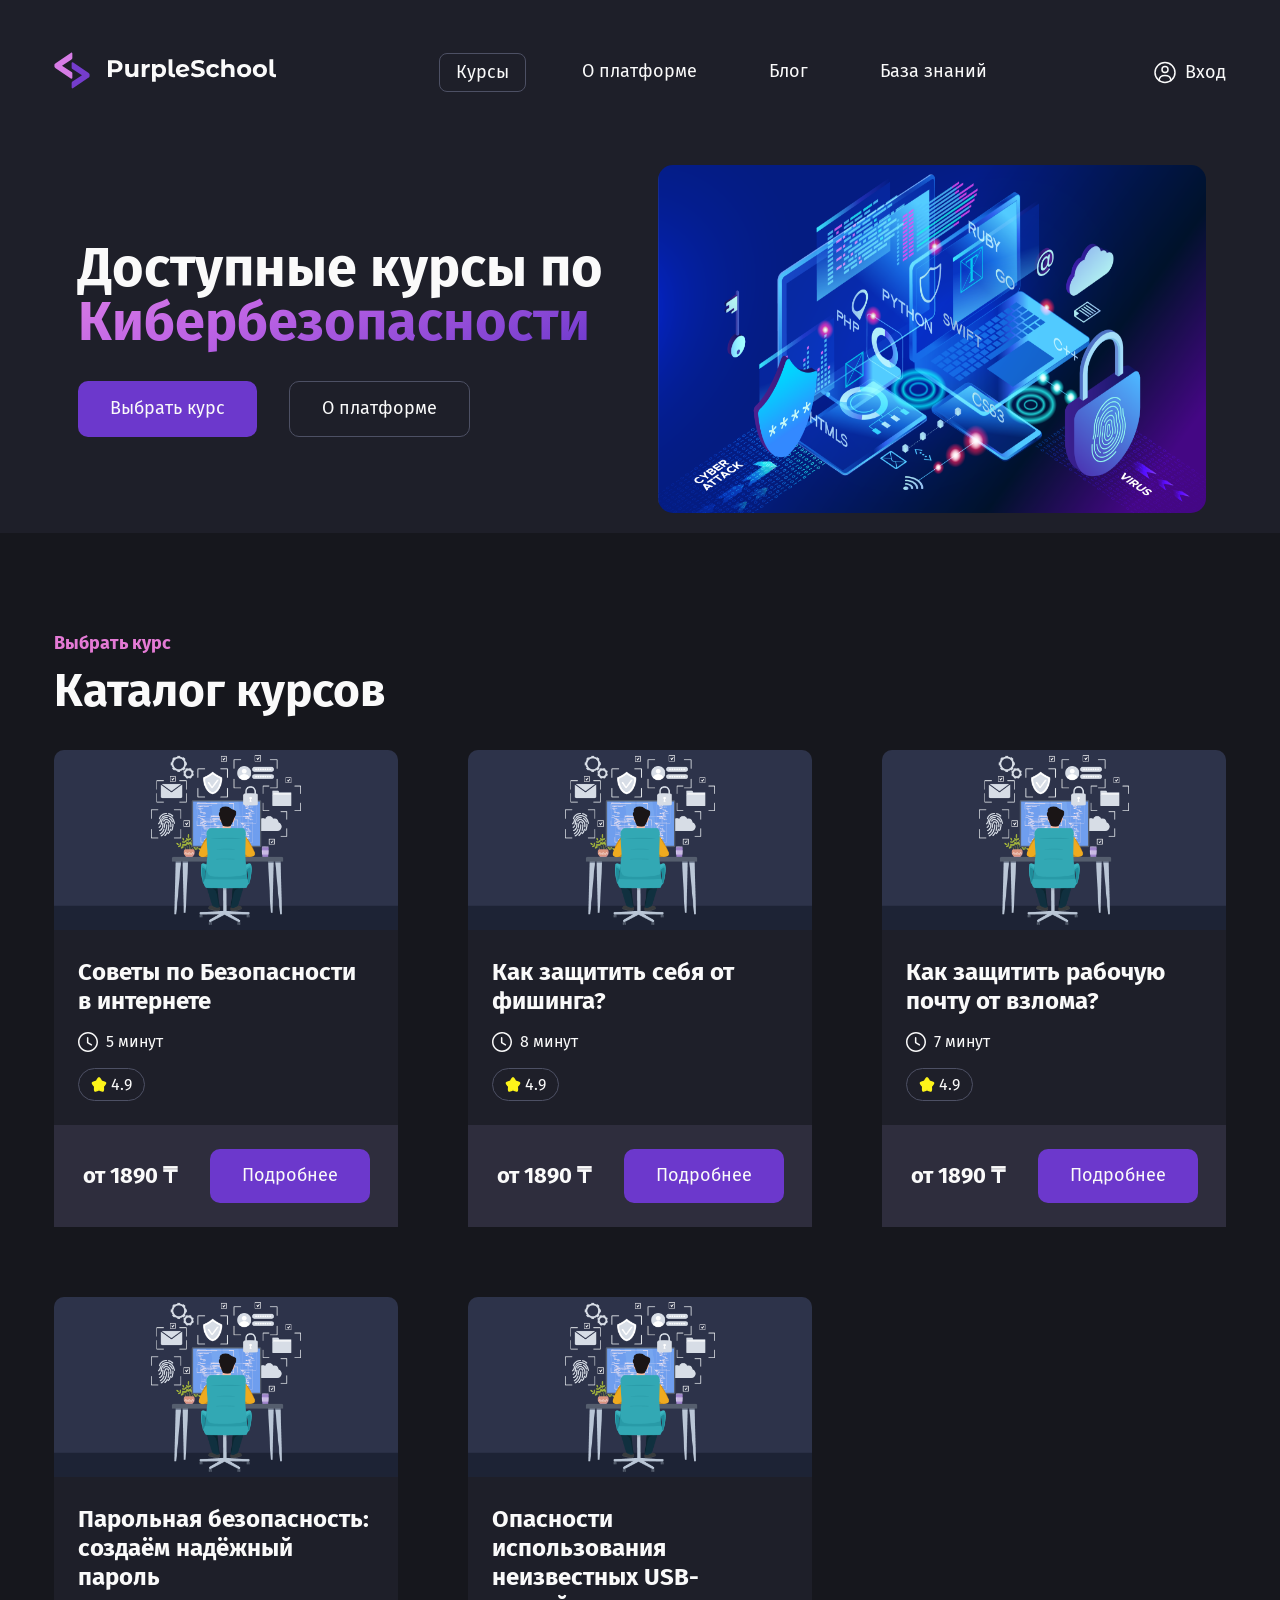
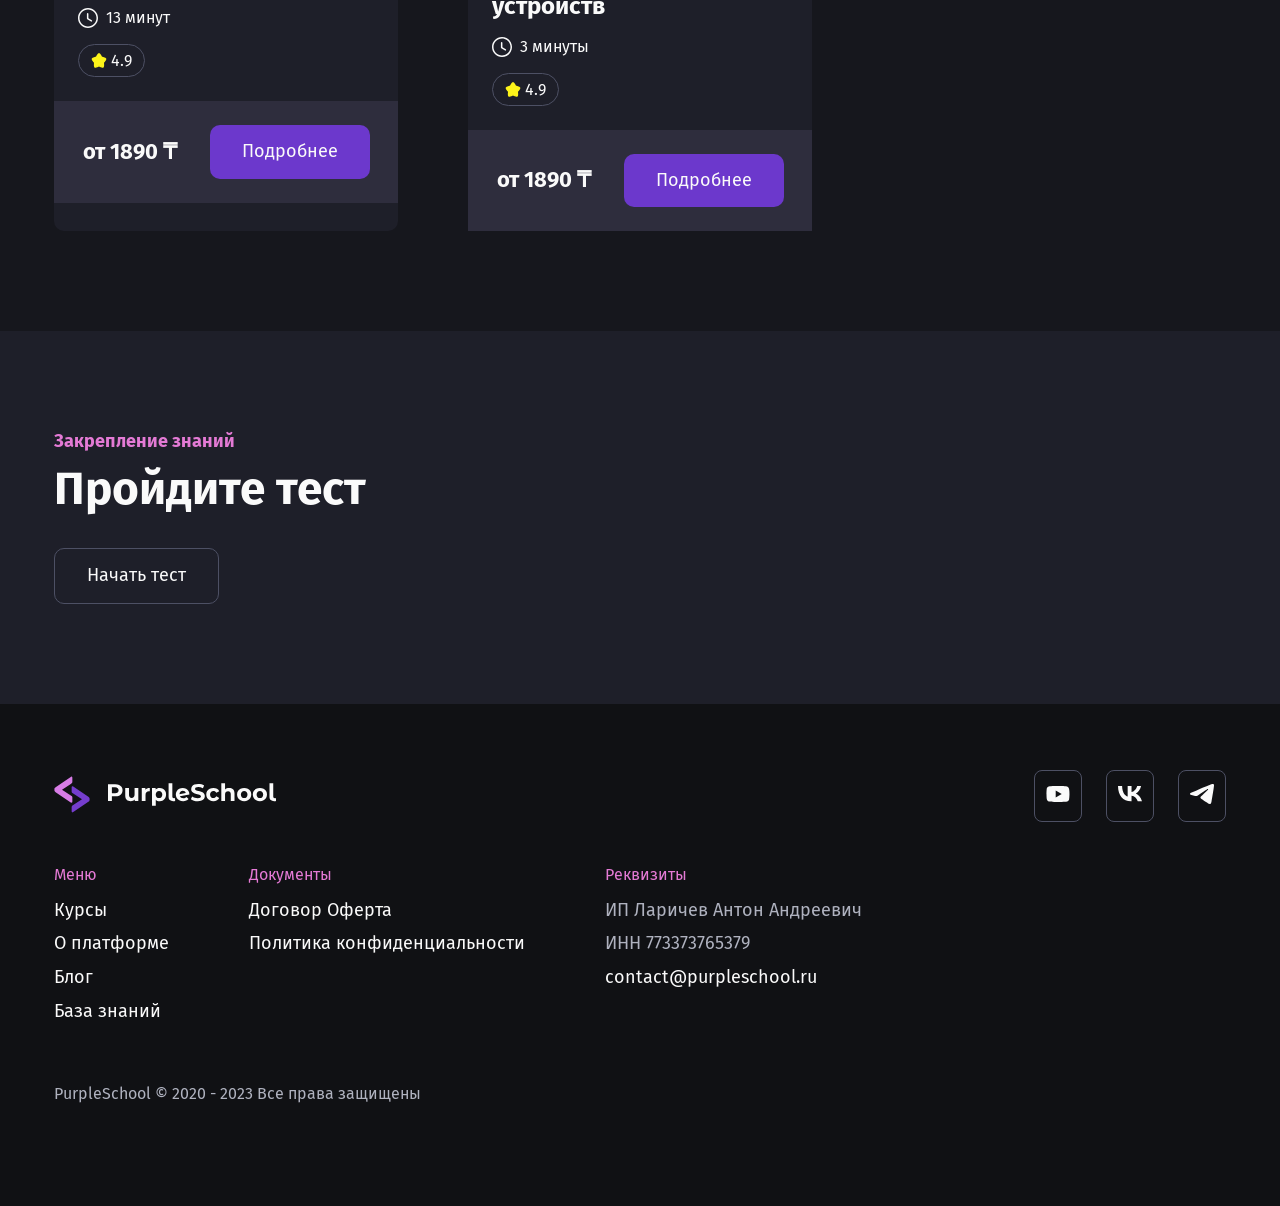
<file: index.html>
<!DOCTYPE html>
<html lang="en">
    <head>
        <meta charset="UTF-8">
        <meta name="viewport" content="width=device-width, initial-scale=1.0">
        <title>Cyber Mind</title>
        <link rel="preconnect" href="https://fonts.googleapis.com">
        <link rel="preconnect" href="https://fonts.gstatic.com" crossorigin>
        <link
            href="https://fonts.googleapis.com/css2?family=Fira+Sans:wght@400;700&display=swap"
            rel="stylesheet">
        <link rel="stylesheet" href="styles/footer.css">
        <link rel="stylesheet" href="styles/global.css">
        <link rel="stylesheet" href="styles/header.css">
        <link rel="stylesheet" href="styles/page.css">
        <link rel="stylesheet" href="styles/components.css">
    </head>
    <body>
        <header class="header">
            <div class="header__wrapper">
                <a href="#"><img class="header__logo" src="images/Frame 5.svg"
                        alt="logoPurpleSchool"></a>
                <nav class="menu">
                    <ul class="menu__items">
                        <li class="menu__item menu__item_active"><a
                                href="#">Курсы</a></li>
                        <li class="menu__item"><a href="#">О платформе</a></li>
                        <li class="menu__item"><a href="#">Блог</a></li>
                        <li class="menu__item"><a href="#">База знаний</a></li>
                    </ul>
                </nav>

                <a class="header__login">
                    <img src="images/user.svg" alt="user icon">
                    <div>Вход</div>
                </a>

                <button class="header__mobile-menu-button">
                    <img src="images/menu.svg" alt="Mobile menu">
                </button>
            </div>
        </header>

        <section class="intro section-light">
            <div class="container intro__container">
                <div class="intro__container__left">
                    <h1 class="intro__container__h1">Доступные курсы по <br>
                        <span
                            class="intro__container__h1_gradient">Кибербезопасности

                        </span> </h1>
                    <div class="intro__container__cta"> <!-- call to action -->
                        <button class="button button__primary">Выбрать
                            курс</button>
                        <button class="button button__ghost">О платформе</button>
                    </div>
                </div>
                <img class="intro__container__right" src="images/web.webp"
                    alt="video with author">
            </div>
        </section>

        <section class="courses">
            <div class="container">
                <h1 class="title title_pink">Выбрать курс</h1>
                <h2 class="title title_white">Каталог курсов</h2>


                <div class="courses_wrapper">
                    <div class="course-card">
                        <div class="course-card__cover">
                            <img src="images/cybersecurity.png" alt>
                        </div>
                        <div class="course-card__body">
                            <div>
                                <div class="course-card__title">
                                    Советы по Безопасности в интернете
                                </div>
                                <!-- <div class="course-card__author">
                                    Антон Ларичев
                                </div> -->
                            </div>

                            <div class="course-card__time">
                                <img src="images/Time Circle.svg"
                                    alt="time circle icon">
                                <div class="time__text">5 минут</div>
                            </div>
                            <div class="course-card__review">
                                <div
                                    class="course-card__rating course-card__rating_mark">
                                    <img src="images/Star.svg" alt="star icon">
                                    <div>4.9</div>
                                </div>
                                <!-- <div
                                    class="course-card__rating ">Основы
                                </div> -->
                            </div>
                        </div>
                        <div class="course-card__footer">
                            <div class="course-card__footer_text">от 1890
                                ₸</div>
                            <button data-more="1"
                                class="button button__primary detailes">Подробнее</button>
                        </div>
                    </div>
                    <div class="course-card">
                        <div class="course-card__cover">
                            <img src="images/cybersecurity.png" alt>
                        </div>
                        <div class="course-card__body">
                            <div>
                                <div class="course-card__title">
                                    Как защитить себя от фишинга?
                                </div>
                                <!-- <div class="course-card__author">
                                    Антон Ларичев
                                </div> -->
                            </div>

                            <div class="course-card__time">
                                <img src="images/Time Circle.svg"
                                    alt="time circle icon">
                                <div class="time__text">8 минут</div>
                            </div>
                            <div class="course-card__review">
                                <div
                                    class="course-card__rating course-card__rating_mark">
                                    <img src="images/Star.svg" alt="star icon">
                                    <div>4.9</div>
                                </div>
                                <!-- <div
                                    class="course-card__rating ">Фишинг</div> -->
                            </div>
                        </div>
                        <div class="course-card__footer">
                            <div class="course-card__footer_text">от 1890
                                ₸</div>
                            <button data-more="2"
                                class="button button__primary detailes">Подробнее

                            </button>
                        </div>
                    </div>
                    <div class="course-card">
                        <div class="course-card__cover">
                            <img src="images/cybersecurity.png" alt>
                        </div>
                        <div class="course-card__body">
                            <div>
                                <div class="course-card__title">
                                    Как защитить рабочую почту от взлома?
                                </div>
                                <!-- <div class="course-card__author">
                                    Антон Ларичев
                                </div> -->
                            </div>

                            <div class="course-card__time">
                                <img src="images/Time Circle.svg"
                                    alt="time circle icon">
                                <div class="time__text">7 минут</div>
                            </div>
                            <div class="course-card__review">
                                <div
                                    class="course-card__rating course-card__rating_mark">
                                    <img src="images/Star.svg" alt="star icon">
                                    <div>4.9</div>
                                </div>
                                <!-- <div
                                    class="course-card__rating ">Почта</div> -->
                            </div>
                        </div>
                        <div class="course-card__footer">
                            <div class="course-card__footer_text">от 1890
                                ₸</div>
                            <button data-more="3"
                                class="button button__primary detailes">Подробнее</button>
                        </div>
                    </div>
                    <div class="course-card">
                        <div class="course-card__cover">
                            <img src="/images/cybersecurity.png" alt="cover">
                        </div>
                        <div class="course-card__body">
                            <div>
                                <div class="course-card__title">
                                    Парольная безопасность: создаём надёжный
                                    пароль
                                </div>
                                <!-- <div class="course-card__author">
                                    Антон Ларичев
                                </div> -->
                            </div>

                            <div class="course-card__time">
                                <img src="images/Time Circle.svg"
                                    alt="time circle icon">
                                <div class="time__text">13 минут</div>
                            </div>
                            <div class="course-card__review">
                                <div
                                    class="course-card__rating course-card__rating_mark">
                                    <img src="images/Star.svg" alt="star icon">
                                    <div>4.9</div>
                                </div>
                                <!-- <div
                                    class="course-card__rating ">Пароль</div> -->
                            </div>
                        </div>
                        <div class="course-card__footer">
                            <div class="course-card__footer_text">от 1890
                                ₸</div>
                            <button data-more="4"
                                class="button button__primary detailes">Подробнее</button>
                        </div>
                    </div>
                    <div class="course-card">
                        <div class="course-card__cover">
                            <img src="images/cybersecurity.png" alt="cover">
                        </div>
                        <div class="course-card__body">
                            <div>
                                <div class="course-card__title">
                                    Опасности использования неизвестных
                                    USB-устройств
                                </div>
                                <!-- <div class="course-card__author">
                                    Антон Ларичев
                                </div> -->
                            </div>

                            <div class="course-card__time">
                                <img src="images/Time Circle.svg"
                                    alt="time circle icon">
                                <div class="time__text">3 минуты</div>
                            </div>
                            <div class="course-card__review">
                                <div
                                    class="course-card__rating course-card__rating_mark">
                                    <img src="images/Star.svg" alt="star icon">
                                    <div>4.9</div>
                                </div>
                                <!-- <div
                                    class="course-card__rating ">Frontend</div> -->
                            </div>
                        </div>
                        <div class="course-card__footer">
                            <div class="course-card__footer_text">от 1890
                                ₸</div>
                            <button data-more="5"
                                class="button button__primary detailes">Подробнее</button>
                        </div>
                    </div>
                </div>
            </div>

        </section>

        <!-- <section class="school section-light">
            <div class="container">
                <div class="trust-wrapper">
                    <div class="trust-wrapper__top">
                        <h1 class="title_pink">о платформе</h1>
                        <h2 class="title_white">Нам доверяют</h2>
                        <p class="paragraph paragraph_48"></p>
                    </div> -->

                    <!-- <div class="card card_light card_48x24 trust-wrapper__stat">
                        <div class="trust-wrapper__num">15 000</div>
                        <div class="trust-wrapper__desc">компании по всему
                            миру</div>
                    </div>
                    <div class="card card_light card_48x24 trust-wrapper__stat">
                        <div class="trust-wrapper__num">30 дней</div>
                        <div class="trust-wrapper__desc">гарантия возврата
                            денег</div>
                    </div>
                    <div class="card card_light card_48x24 trust-wrapper__stat">
                        <div class="trust-wrapper__num">90 %</div>
                        <div class="trust-wrapper__desc">компании рекомендуют
                            курсы</div>
                    </div> -->

                    <!-- <div class="trust-wrapper__bottom">
                        <h3 class="title_white title_white_h3">
                            Рейтинги на независимых платформах
                        </h3>
                    </div>

                    <div
                        class="card card_light card_24x32 trust-wrapper__rating">
                        <div class="trust-wrapper_rate">4.8</div>
                        <img src="images/coursestop.svg" alt>
                    </div>
                    <div
                        class="card card_light card_24x32 trust-wrapper__rating">
                        <div class="trust-wrapper_rate">4.8</div>
                        <img src="images/stepik.svg" alt>
                    </div>
                    <div
                        class="card card_light card_24x32 trust-wrapper__rating">
                        <div class="trust-wrapper_rate">4.8</div>
                        <img src="images/udemy.svg" alt>
                    </div> -->
                </div>
            </div>
        </section>

        <section class="blog section-light">
            <div class="container">
                <h1 class="title title_pink">Закрепление знаний</h1>
                <h2 class="title title_white">Пройдите тест</h2>
                <button data-test class="button button__ghost">Начать
                    тест</button>
            </div>
        </section>

        <footer class="footer">
            <div class="footer__wrapper">
                <div class="footer__social">
                    <a href="#"><img src="images/Frame 5.svg" alt="лого"></a>
                    <div class="social_icons">
                        <a class="social_icon" href="#">
                            <img class="social_img" src="images/youtube.svg"
                                alt="youtube logo">
                        </a>
                        <a class="social_icon" href="#">
                            <img class="social_img" src="images/vk.svg"
                                alt="vk logo">
                        </a>
                        <a class="social_icon" href="#">
                            <img class="social_img" src="images/telegram.svg"
                                alt="tg logo">
                        </a>
                    </div>
                </div>

                <div class="footer__menu">
                    <nav>
                        <div class="footer__menu-header">Меню</div>
                        <ul class="menu-small">
                            <li class="menu-small__item"><a
                                    href="#">Курсы</a></li>
                            <li class="menu-small__item"><a href="#">О
                                    платформе</a></li>
                            <li class="menu-small__item"><a
                                    href="#">Блог</a></li>
                            <li class="menu-small__item"><a href="#">База
                                    знаний</a></li>
                        </ul>
                    </nav>

                    <div>
                        <div class="footer__menu-header">Документы</div>
                        <ul class="menu-small">
                            <li class="menu-small__item"><a href="#">Договор
                                    Оферта</a></li>
                            <li class="menu-small__item"><a href="#">Политика
                                    конфиденциальности</a></li>
                        </ul>
                    </div>

                    <div>
                        <div class="footer__menu-header">Реквизиты</div>
                        <ul class="menu-small">
                            <li class="menu-small__item">ИП Ларичев
                                Антон Андреевич</li>
                            <li class="menu-small__item">ИНН
                                773373765379</li>
                            <li class="menu-small__item"><a
                                    href="#">contact@purpleschool.ru</a></li>
                        </ul>
                    </div>
                </div>

                <div class="footer__copyright">
                    PurpleSchool © 2020 - 2023 Все права защищены
                </div>
            </div>
        </footer>

        <script src="index.js"></script>
    </body>
</html>
</file>
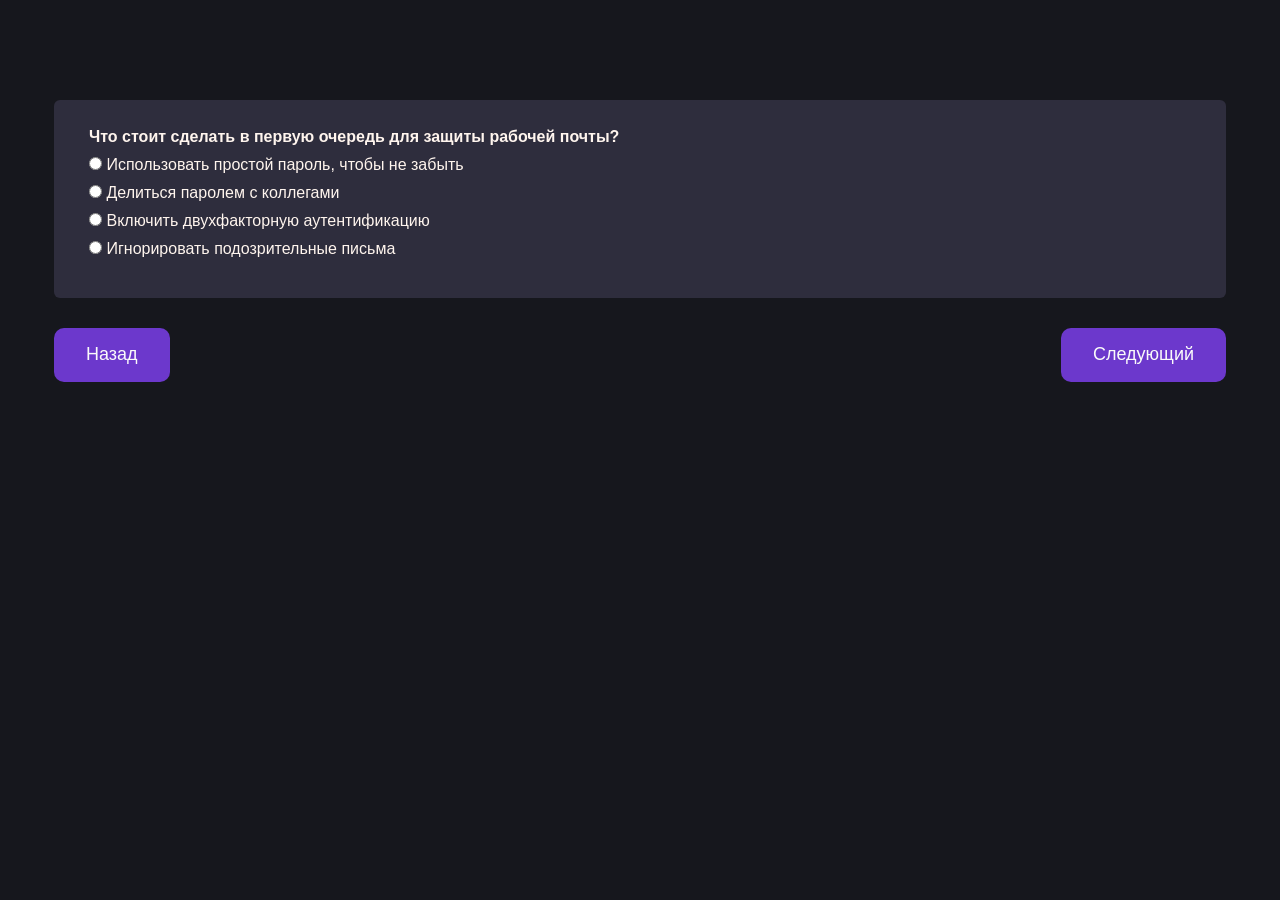
<file: test.html>
<!DOCTYPE html>
<html lang="en">
    <head>
        <meta charset="UTF-8">
        <meta name="viewport" content="width=device-width, initial-scale=1.0">
        <title>Document</title>
        <link rel="stylesheet" href="styles/page.css">
        <link rel="stylesheet" href="styles/global.css">
        <link rel="stylesheet" href="styles/components.css">
    </head>
    <body>
        <section class="test">
            <div class="container container_test">
                
            </div>

            <div class="container test__btns">
                <button class="button button__primary prev_test">Назад</button>
                <button class="button button__primary next_test">Следующий</button>
            </div>

        </section>
        <script src="index.js"></script>
    </body>
</html>
</file>
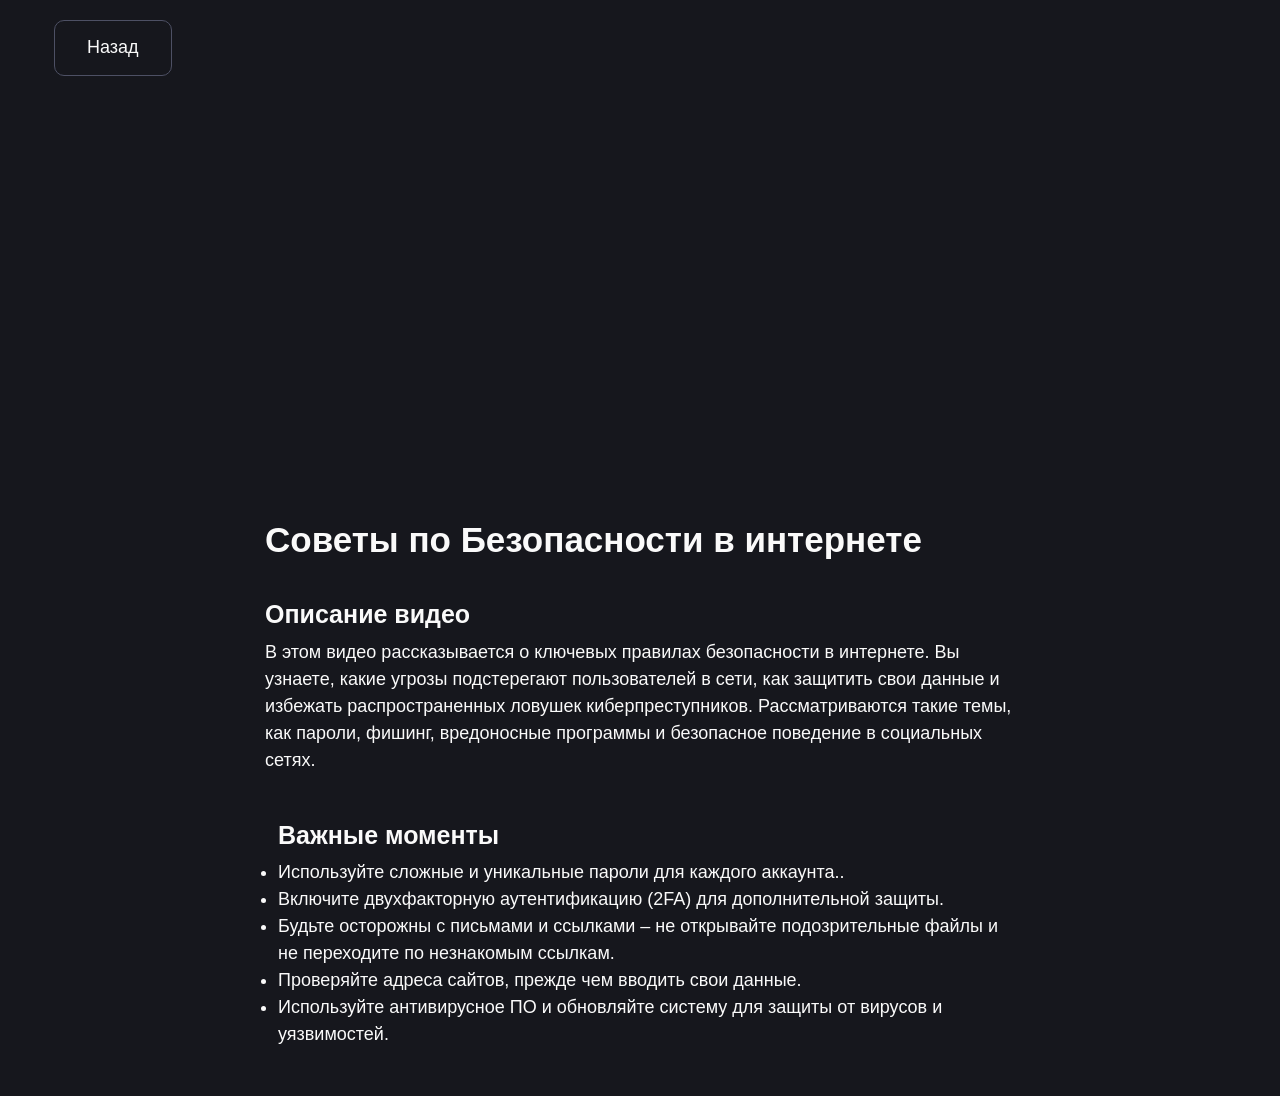
<file: video.html>
<!DOCTYPE html>
<html lang="en">
    <head>
        <meta charset="UTF-8">
        <meta name="viewport" content="width=device-width, initial-scale=1.0">
        <title>Document</title>
        <link rel="stylesheet" href="styles/page.css">
        <link rel="stylesheet" href="styles/global.css">
        <link rel="stylesheet" href="styles/components.css">
    </head>
    <body>
        <div class="blog">
            <div class="container">
                <button data-back
                    class="button button__ghost back">Назад</button>
                <div class="video-desc-wrapper">
                    <iframe width="560" height="315"
                        src="https://www.youtube.com/embed/wqu-9qGRIHU?si=KxSsWymyE2XJOwwp"
                        title="YouTube video player" frameborder="0"
                        allow="accelerometer; autoplay; clipboard-write; encrypted-media; gyroscope; picture-in-picture; web-share"
                        referrerpolicy="strict-origin-when-cross-origin"
                        allowfullscreen></iframe>
                    <div class="desc">
                        <h1 class="title title_white_h3">Советы по Безопасности
                            в интернете</h1>
                        <h2 class="title title_white_h3">Описание видео</h2>
                        <p class="paragraph paragraph_48"> В этом видео
                            рассказывается о ключевых правилах безопасности в
                            интернете. Вы узнаете, какие угрозы подстерегают
                            пользователей в сети, как защитить свои данные и
                            избежать распространенных ловушек киберпреступников.
                            Рассматриваются такие темы, как пароли, фишинг,
                            вредоносные программы и безопасное поведение в
                            социальных сетях. </p>

                        <ul class="paragraph paragraph_48">
                            <h2 class="title title_white_h3">Важные моменты</h2>
                            <li>Используйте сложные и уникальные пароли для
                                каждого аккаунта..</li>
                            <li>Включите двухфакторную аутентификацию (2FA) для
                                дополнительной защиты.</li>
                            <li>Будьте осторожны с письмами и ссылками – не
                                открывайте подозрительные файлы и не переходите
                                по незнакомым ссылкам.</li>
                            <li>Проверяйте адреса сайтов, прежде чем вводить
                                свои данные.</li>
                            <li>Используйте антивирусное ПО и обновляйте систему
                                для защиты от вирусов и уязвимостей.</li>
                        </ul>
                    </div>
                </div>
            </div>
        </div>
        <script src="index.js"></script>
    </body>
</html>
</file>
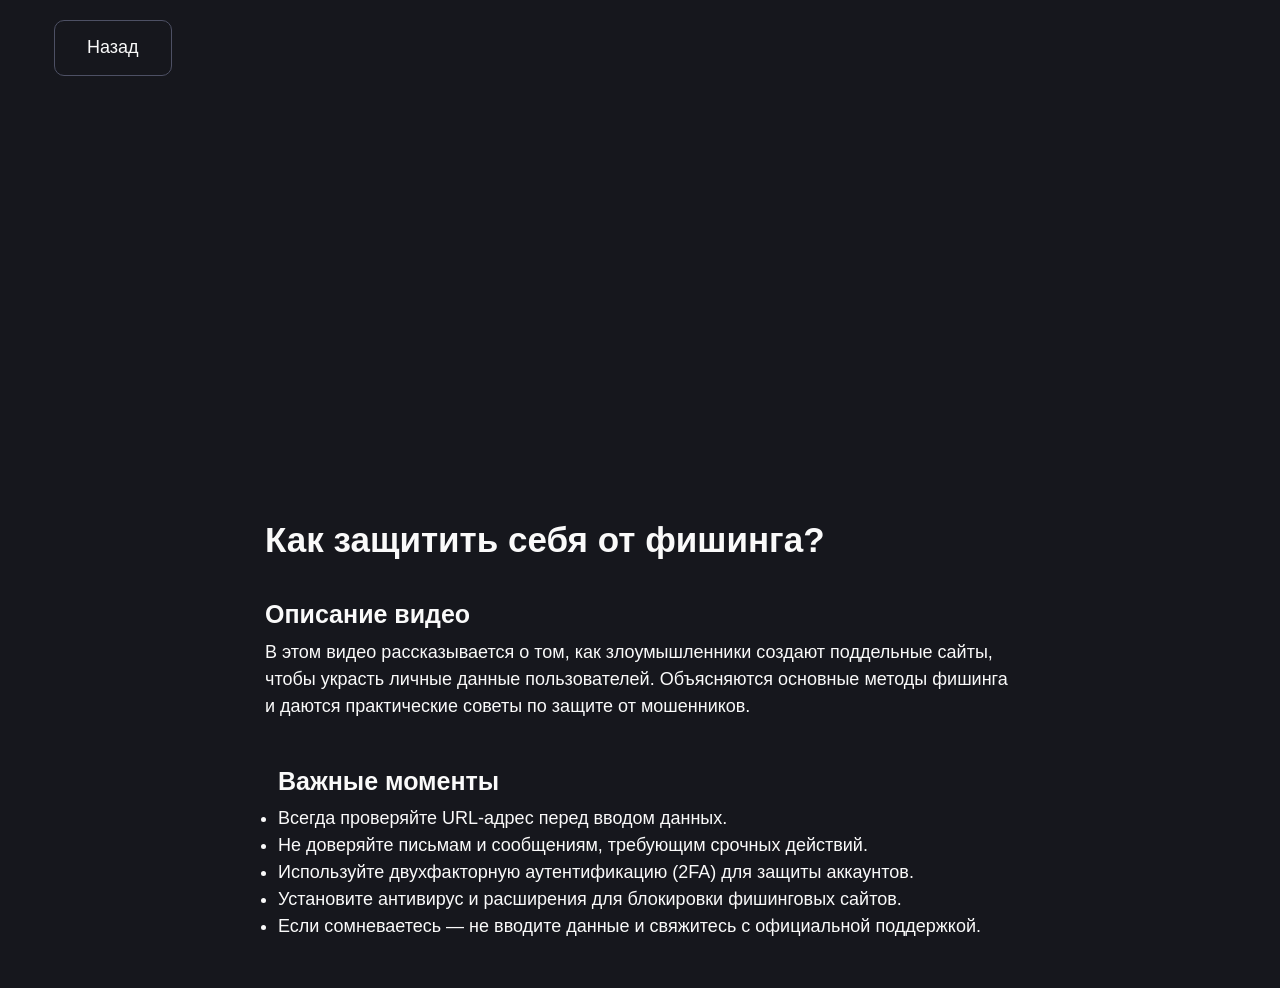
<file: video2.html>
<!DOCTYPE html>
<html lang="en">
    <head>
        <meta charset="UTF-8">
        <meta name="viewport" content="width=device-width, initial-scale=1.0">
        <title>Document</title>
        <link rel="stylesheet" href="styles/page.css">
        <link rel="stylesheet" href="styles/global.css">
        <link rel="stylesheet" href="styles/components.css">
    </head>
    <body>
        <div class="blog">
            <div class="container">
                <button data-back
                    class="button button__ghost back">Назад</button>
                <div class="video-desc-wrapper">
                    <iframe width="750" height="400"
                        src="https://www.youtube.com/embed/iEkoE1EpQ-c?si=J1ATOT1uAsJCttBd"
                        title="YouTube video player" frameborder="0"
                        allow="accelerometer; autoplay; clipboard-write; encrypted-media; gyroscope; picture-in-picture; web-share"
                        referrerpolicy="strict-origin-when-cross-origin"
                        allowfullscreen></iframe>
                    <div class="desc">
                        <h1 class="title title_white_h3">Как защитить себя от
                            фишинга?</h1>
                        <h2 class="title title_white_h3">Описание видео</h2>
                        <p class="paragraph paragraph_48"> В этом видео
                            рассказывается о том, как злоумышленники
                            создают поддельные сайты, чтобы украсть личные
                            данные пользователей. Объясняются основные методы
                            фишинга и даются практические советы по защите от
                            мошенников.</p>

                        <ul class="paragraph paragraph_48">
                            <h2 class="title title_white_h3">Важные моменты</h2>
                            <li>Всегда проверяйте URL-адрес перед вводом
                                данных.</li>
                            <li>Не доверяйте письмам и сообщениям, требующим
                                срочных действий.</li>
                            <li>Используйте двухфакторную аутентификацию (2FA)
                                для защиты аккаунтов.</li>
                            <li>Установите антивирус и расширения для блокировки
                                фишинговых сайтов.</li>
                            <li>Если сомневаетесь — не вводите данные и
                                свяжитесь с официальной поддержкой.</li>
                        </ul>
                    </div>
                </div>
            </div>
        </div>
        <script src="index.js"></script>
    </body>
</html>
</file>
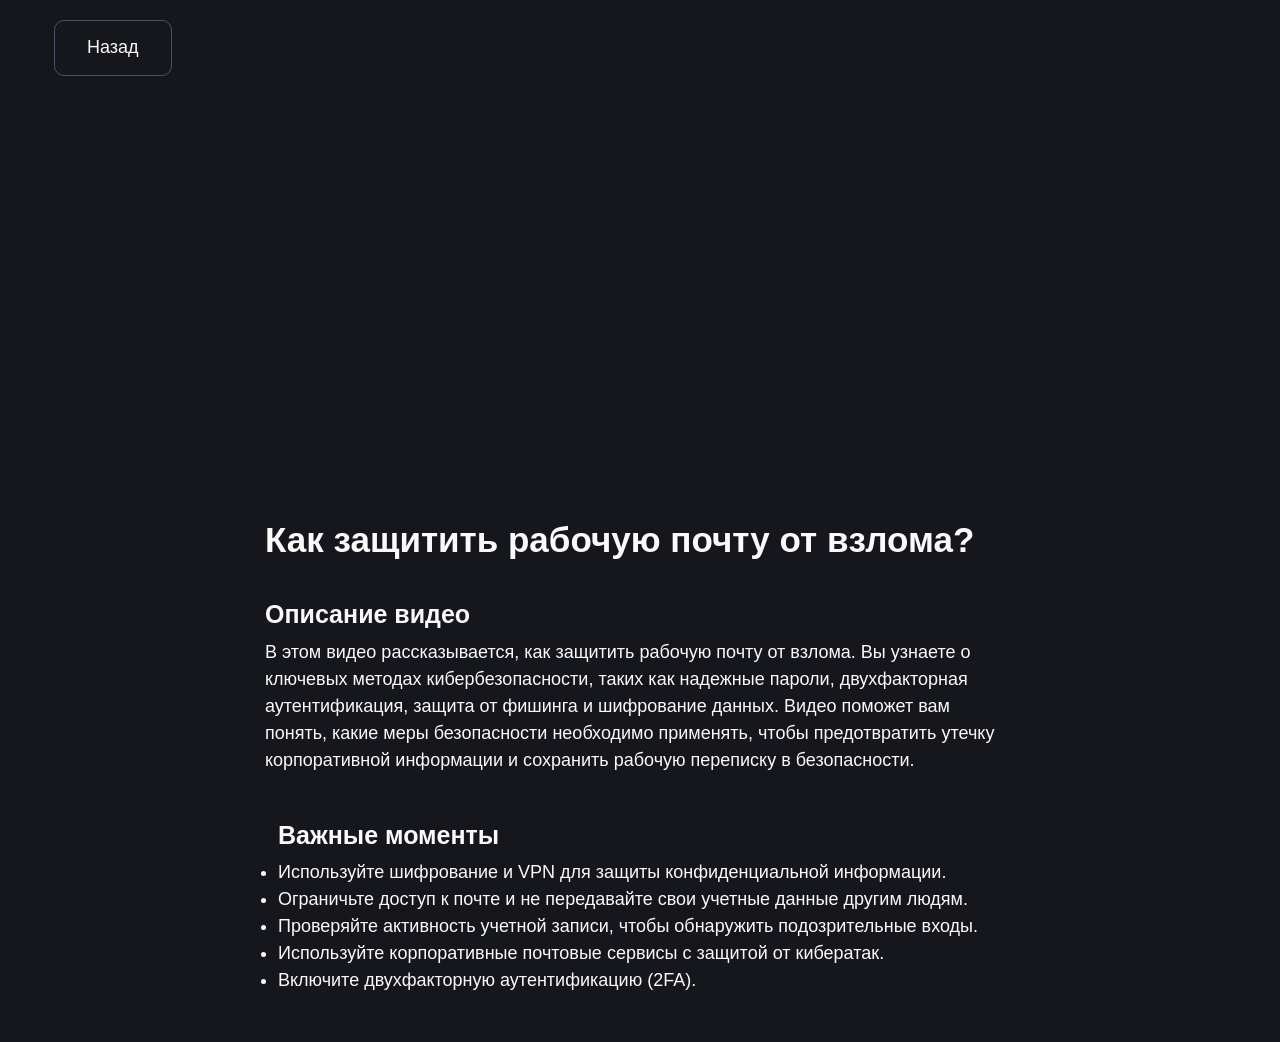
<file: video3.html>
<!DOCTYPE html>
<html lang="en">
    <head>
        <meta charset="UTF-8">
        <meta name="viewport" content="width=device-width, initial-scale=1.0">
        <title>Document</title>
        <link rel="stylesheet" href="styles/page.css">
        <link rel="stylesheet" href="styles/global.css">
        <link rel="stylesheet" href="styles/components.css">
    </head>
    <body>
        <div class="blog">
            <div class="container">
                <button data-back
                    class="button button__ghost back">Назад</button>
                <div class="video-desc-wrapper">
                    <iframe width="560" height="315"
                        src="https://www.youtube.com/embed/dSMub0Pvmo8?si=OeQUQ3NykP6WCFPi"
                        title="YouTube video player" frameborder="0"
                        allow="accelerometer; autoplay; clipboard-write; encrypted-media; gyroscope; picture-in-picture; web-share"
                        referrerpolicy="strict-origin-when-cross-origin"
                        allowfullscreen></iframe>
                    <div class="desc">
                        <h1 class="title title_white_h3">Как защитить рабочую
                            почту от взлома?</h1>
                        <h2 class="title title_white_h3">Описание видео</h2>
                        <p class="paragraph paragraph_48"> В этом видео
                            рассказывается, как защитить рабочую почту от
                            взлома. Вы узнаете о ключевых методах
                            кибербезопасности, таких как надежные пароли,
                            двухфакторная аутентификация, защита от фишинга и
                            шифрование данных. Видео поможет вам понять, какие
                            меры безопасности необходимо применять, чтобы
                            предотвратить утечку корпоративной информации и
                            сохранить рабочую переписку в безопасности.</p>

                        <ul class="paragraph paragraph_48">
                            <h2 class="title title_white_h3">Важные моменты</h2>
                            <li>Используйте шифрование и VPN для защиты
                                конфиденциальной информации.</li>
                            <li>Ограничьте доступ к почте и не передавайте свои
                                учетные данные другим людям.</li>
                            <li>Проверяйте активность учетной записи, чтобы
                                обнаружить подозрительные входы.</li>
                            <li>Используйте корпоративные почтовые сервисы с
                                защитой от кибератак.</li>
                            <li>Включите двухфакторную аутентификацию
                                (2FA).</li>
                        </ul>
                    </div>
                </div>
            </div>
        </div>
        <script src="index.js"></script>
    </body>
</html>
</file>
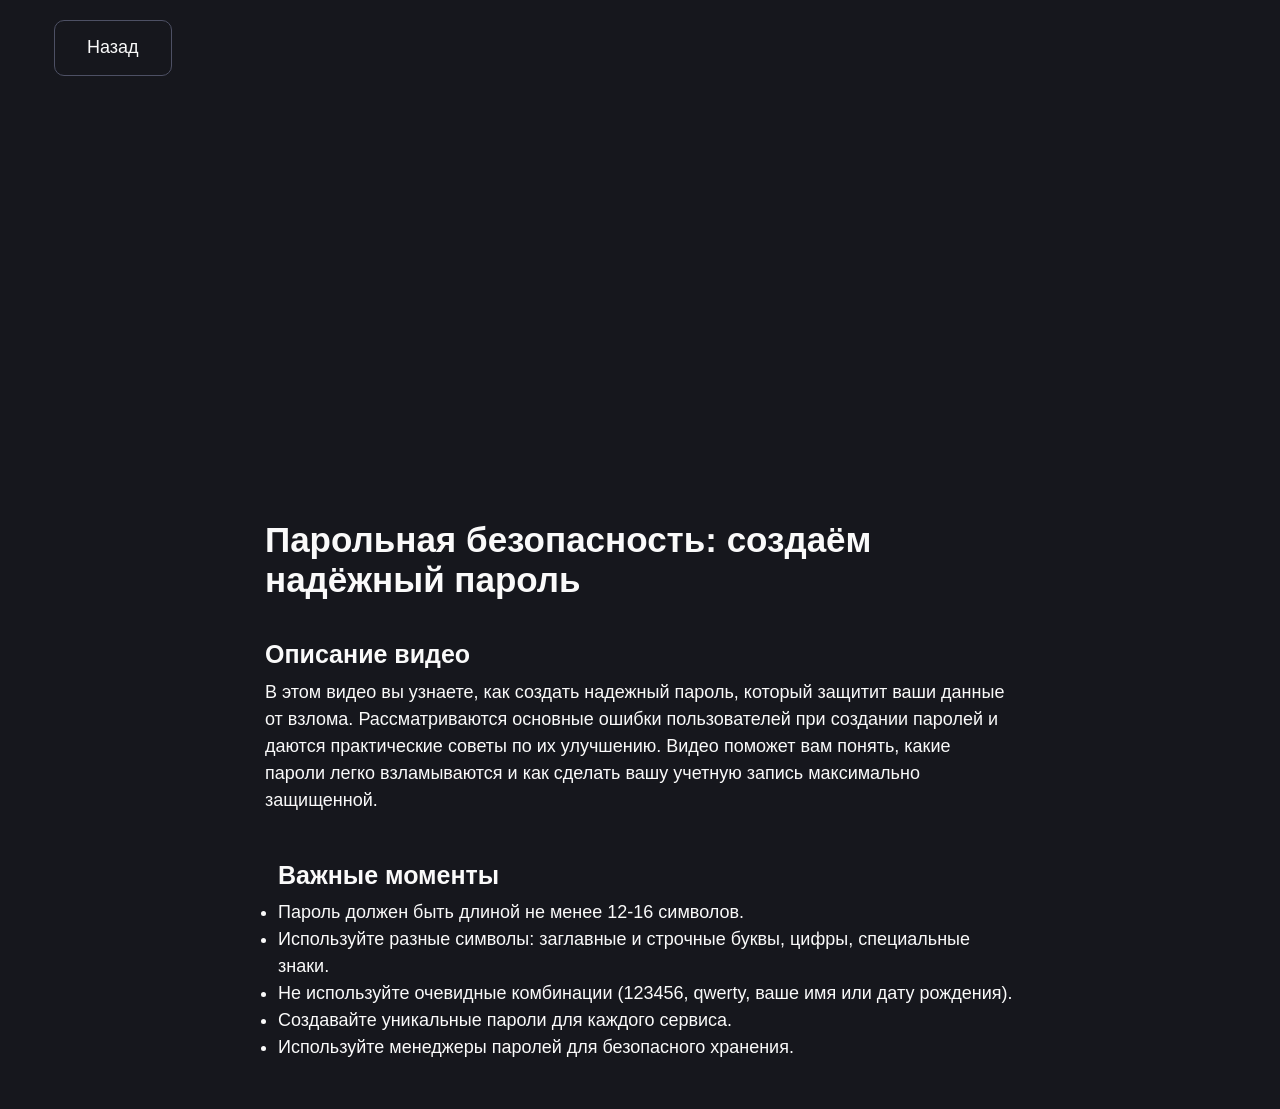
<file: video4.html>
<!DOCTYPE html>
<html lang="en">
    <head>
        <meta charset="UTF-8">
        <meta name="viewport" content="width=device-width, initial-scale=1.0">
        <title>Document</title>
        <link rel="stylesheet" href="styles/page.css">
        <link rel="stylesheet" href="styles/global.css">
        <link rel="stylesheet" href="styles/components.css">
    </head>
    <body>
        <div class="blog">
            <div class="container">
                <button data-back
                    class="button button__ghost back">Назад</button>
                <div class="video-desc-wrapper">
                    <iframe width="560" height="315"
                        src="https://www.youtube.com/embed/P09pgq3evmA?si=0wNGXcj0t1Ko3IMN"
                        title="YouTube video player" frameborder="0"
                        allow="accelerometer; autoplay; clipboard-write; encrypted-media; gyroscope; picture-in-picture; web-share"
                        referrerpolicy="strict-origin-when-cross-origin"
                        allowfullscreen></iframe>
                    <div class="desc">
                        <h1 class="title title_white_h3">Парольная безопасность:
                            создаём надёжный пароль </h1>
                        <h2 class="title title_white_h3">Описание видео</h2>
                        <p class="paragraph paragraph_48"> В этом видео вы
                            узнаете, как создать надежный пароль, который
                            защитит ваши данные от взлома. Рассматриваются
                            основные ошибки пользователей при создании паролей и
                            даются практические советы по их улучшению. Видео
                            поможет вам понять, какие пароли легко взламываются
                            и как сделать вашу учетную запись максимально
                            защищенной.</p>

                        <ul class="paragraph paragraph_48">
                            <h2 class="title title_white_h3">Важные моменты</h2>
                            <li>Пароль должен быть длиной не менее 12-16
                                символов.</li>
                            <li>Используйте разные символы: заглавные и строчные
                                буквы, цифры, специальные знаки.</li>
                            <li>Не используйте очевидные комбинации (123456,
                                qwerty, ваше имя или дату рождения).</li>
                            <li>Создавайте уникальные пароли для каждого
                                сервиса.</li>
                            <li>Используйте менеджеры паролей для безопасного
                                хранения.</li>
                        </ul>
                    </div>
                </div>
            </div>
        </div>
        <script src="index.js"></script>
    </body>
</html>
</file>
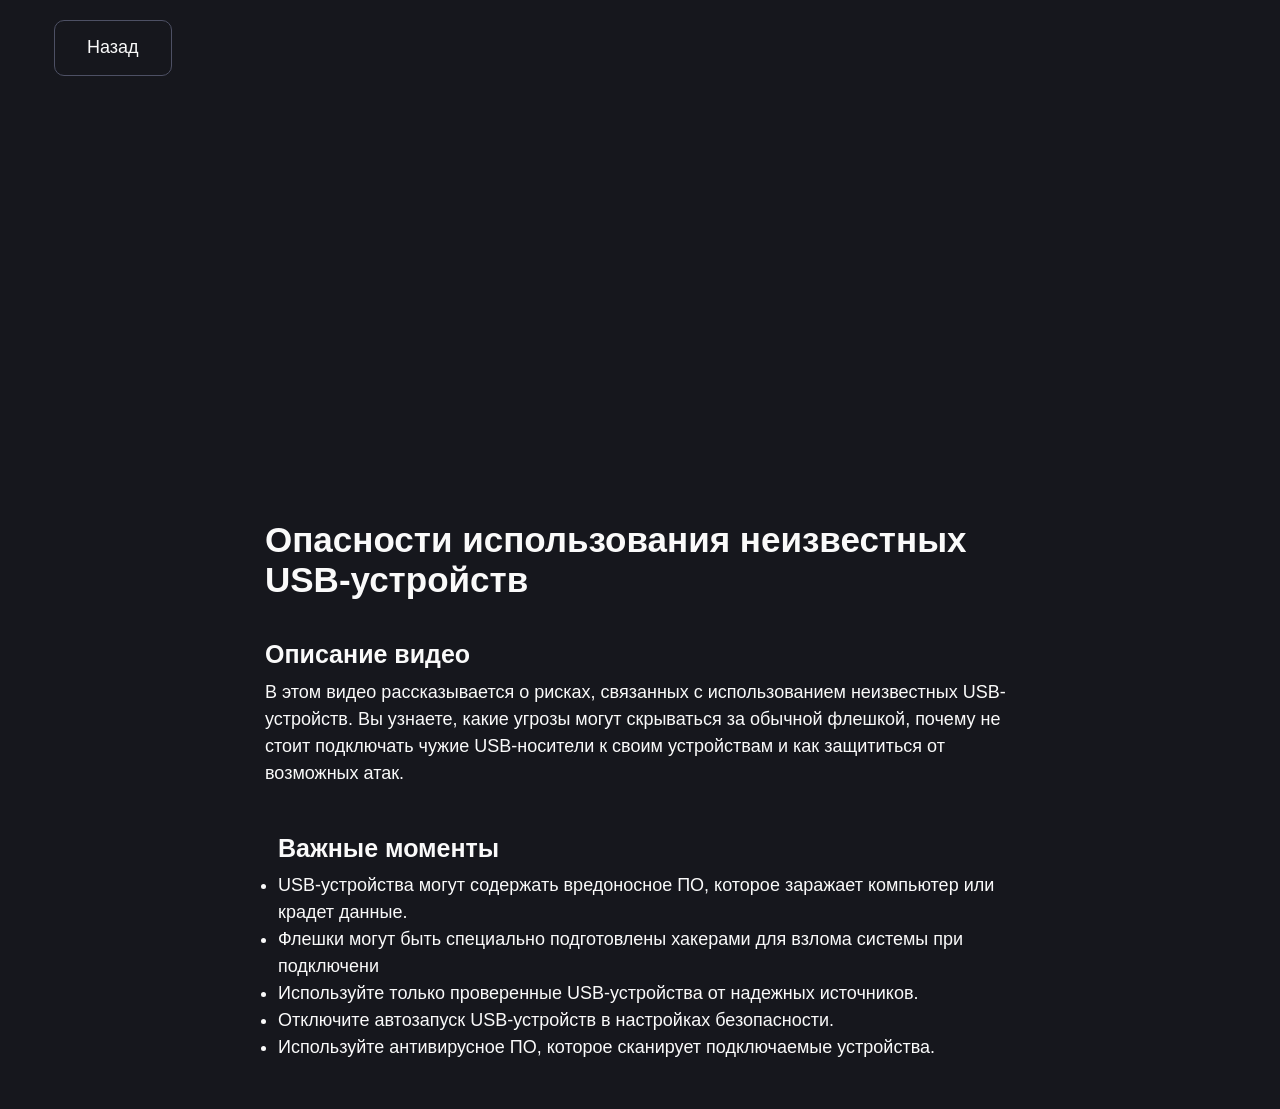
<file: video5.html>
<!DOCTYPE html>
<html lang="en">
    <head>
        <meta charset="UTF-8">
        <meta name="viewport" content="width=device-width, initial-scale=1.0">
        <title>Document</title>
        <link rel="stylesheet" href="styles/page.css">
        <link rel="stylesheet" href="styles/global.css">
        <link rel="stylesheet" href="styles/components.css">
    </head>
    <body>
        <div class="blog">
            <div class="container">
                <button data-back
                    class="button button__ghost back">Назад</button>
                <div class="video-desc-wrapper">
                    <iframe width="560" height="315"
                        src="https://www.youtube.com/embed/hPVNO4VJBxY?si=s4a8LWWtxr9HJpSt"
                        title="YouTube video player" frameborder="0"
                        allow="accelerometer; autoplay; clipboard-write; encrypted-media; gyroscope; picture-in-picture; web-share"
                        referrerpolicy="strict-origin-when-cross-origin"
                        allowfullscreen></iframe>
                    <div class="desc">
                        <h1 class="title title_white_h3">Опасности использования
                            неизвестных USB-устройств</h1>
                        <h2 class="title title_white_h3">Описание видео</h2>
                        <p class="paragraph paragraph_48">В этом видео
                            рассказывается о рисках, связанных с использованием
                            неизвестных USB-устройств. Вы узнаете, какие угрозы
                            могут скрываться за обычной флешкой, почему не стоит
                            подключать чужие USB-носители к своим устройствам и
                            как защититься от возможных атак.</p>

                        <ul class="paragraph paragraph_48">
                            <h2 class="title title_white_h3">Важные моменты</h2>
                            <li>USB-устройства могут содержать вредоносное ПО,
                                которое заражает компьютер или крадет
                                данные.</li>
                            <li>Флешки могут быть специально подготовлены
                                хакерами для взлома системы при подключени</li>
                            <li>Используйте только проверенные USB-устройства от
                                надежных источников.</li>
                            <li>Отключите автозапуск USB-устройств в настройках
                                безопасности.</li>
                            <li>Используйте антивирусное ПО, которое сканирует
                                подключаемые устройства.</li>
                        </ul>
                    </div>
                </div>
            </div>
        </div>
        <script src="index.js"></script>
    </body>
</html>
</file>
<file: styles/footer.css>
.footer {
    background-color: var(--color-bg-dark);
    padding: 60px 24px 100px;
}

.footer__wrapper {
    max-width: var(--layout_width);
    margin: 0 auto;
}

.footer__social {
    /* max-width: var(--layout_width); */
    /* margin: 0 auto; */
    /* padding: 40px 24px; */
    display: flex;
    justify-content: space-between;
    margin-bottom: 36px;
    gap: 24px;
}

.footer__menu {
    max-width: var(--layout_width);
    display: flex;
    gap: 24px 80px;
    /* margin: 0 auto; */
}

.menu-small {
    list-style: none;
    padding: 0;

}

.footer__menu-header {
    font-size: 16px;
    line-height: 120%;
    color: #e47ad5;
    margin-bottom: 16px;
}

.menu-small__item {
    font-size: 18px;
    line-height: 120%;
    color: var(--color-link-hover);
    margin-bottom: 12px;
}

.menu-small__item a {
    font-size: 18px;
    line-height: 120%;
    color: var(--color-text);
}

.footer__copyright {
    max-width: var(--layout_width);
    font-size: 16px;
    line-height: 150%;
    color: var(--color-link-hover);
    margin-top: 48px;
    
}

@media (max-width: 860px) {
    .footer__social {
        flex-direction: column;
    }

    .footer__menu {
        flex-direction: column;
    }

    .footer__copyright {
        margin-top: 24px;
    }
}
</file>
<file: styles/global.css>
:root {
    --color-bg: #16171d;
    --color-primary: #6c38cc;
    --color-primary-hover: #5b2bb2 ;
    --color-text: #fafafa;
    --color-link-hover: #AFB2BF;
    --color-bg-light: #2e2d3d ;
    --color-bg-medium: #1e1f29;
    --color-bg-dark: #101114;
    --color-stroke: #4d5064;
    --color-h1: #e47ad5;
    --border-8: 8px;
    --layout_width: 1172px;
    --gradient: linear-gradient(158deg, #d77be5 0%, #be63e5 34.69%, #6c38cc 100%);
    --border-10: 10px;
    
}

* {
    box-sizing: border-box;
    margin: 0;
    padding: 0;
} 

html {
    -webkit-font-smoothing: antialiased;
    -moz-osx-font-smoothing: grayscale;
    text-rendering: optimizeLegibility;
}

body {
    background: var(--color-bg);
    margin: 0;
    font-family: "Fira Sans", sans-serif;  /*фулбэк*/
    font-style: normal;
    font-weight: 400;
}

a {
    text-decoration: none;
}

section {
    padding: 100px 24px 100px 24px;
}

.container {
    margin: 0 auto;
    max-width: var(--layout_width);
}
</file>
<file: styles/header.css>
.header {
    background-color: var(--color-bg-medium);
    padding: 40px 24px;
}

.header__wrapper {
    max-width: var(--layout_width);
    margin: 0 auto;
    display: flex;
    justify-content: space-between;
    align-items: center;
    /* padding: 40px 24px; */
}

.menu__items {
    display: flex;
    list-style: none;
    justify-content: space-between;
    gap: 40px;
    margin: 0;
}

.menu__item {
    padding: 8px 16px;
}

.menu__item a {
    cursor:pointer;
    font-size: 18px;
    line-height: 120%;
    color: var(--color-text);
}

.menu__item:hover a{
    color: var(--color-link-hover);
}

.menu__item_active {
    color: var(--color-link-hover);
    border: 1px solid var(--color-stroke);
    border-radius: var(--border-8);
    
    
}

@media (max-width: 960px) {
    .menu__items {
        display: none;
    }
}

.header__login {
    display: flex;
    gap: 8px;
    justify-content:space-between;
    align-items:center;
    font-size: 18px;
    line-height: 120%;
    color: var(--color-text);
    cursor: pointer;
}

.header__login:hover {
    color:var(--color-link-hover)
}

.header__mobile-menu-button {
    display: none;
    border: none;
    background: none;

}

@media (max-width: 960px) {
    .header__login {
        display: none;
    }
    .header__mobile-menu-button {
        display: block;
    }
}

/* @media (max-width: 640px) {
    .header__wrapper {
            padding: 30px 24px;
        }
} */

@media (max-width: 480px){
    .header__logo {
        max-width: 174px;
    }
}
</file>
<file: styles/page.css>
.intro {
    padding: 0;
}

.intro__container {
    display: flex;
    justify-content: space-between;
}

.intro__container__right {
    width: 548px;
    height: 348px;
    margin: 20px;
    border-radius: 15px;
}


.intro__container__left {
    display: flex;
    flex-direction: column;
    gap: 32px;
    justify-content: center;
    padding: 0 24px;
}

.intro__container__h1 {
    margin: 0;
    font-weight: 700;
    font-size: 54px;
    line-height: 100%;
    color: var(--color-text);
}

.intro__container__h1_gradient {
    background: var(--gradient);
    background-clip: text;
    -webkit-background-clip: text;
    -webkit-text-fill-color: transparent
}

.intro__container__cta {
    display: flex;
    gap: 32px;
}

@media (max-width: 1200px) {
    /* .courses_wrapper {
        grid-template-columns: repeat(2, 1fr);
    } */
    .intro__container {
        flex-direction: column;
        
    }

    .intro__container__h1 {
        text-align: center;
    }

    .intro__container__cta {
        justify-content: center;
    }

    /* .trust-wrapper {
        grid-template-columns: repeat(2, 1fr);
        gap: 30px;
    } */
}

@media (max-width: 640px) {
    /* .courses_wrapper {
        grid-template-columns: 1fr;
    } */
    .intro__container__h1 {
        font-size: 30px;
        line-height: 120%;
    }
    
    .intro__container__right {
        width: 100%;
    }

    .intro__container__cta {
        gap: 16px;
    }

    /* .trust-wrapper {
     grid-template-columns: 1fr;
     gap: 30px;
    } */

}

.blog {
    background-color: var(--color-bg);
}

/* .social_icons_blog {
    margin: 32px 0 48px 0;
} */

.post__content {
    display: flex;
    flex-direction: column;
    gap: 12px;
}

.button-more {
    text-align: center;
}

.chip_wrapper {
    display: flex;
    gap: 24px;
    overflow: scroll; /* чтобы появился скролл у нашего враппера */
    margin-right: -24px; /* чтобы при скролле не было пространства справа */
    margin-left: -24px;
    padding: 24px;
    scrollbar-width: none;
}

.chip_wrapper::-webkit-scrollbar {
    display: none;
}

.courses_wrapper {
    display: grid;
    grid-template-columns: repeat(auto-fit, minmax(300px, 1fr));
    gap: 70px;
}

.trust-wrapper {
    display: grid;
    grid-template-columns: [start] repeat(3, 1fr) [end];
    gap:  0 75px;
    @media screen and (max-width: 1200px) {
        grid-template-columns: [start] repeat(2, 1fr) [end];
    } 
    @media screen and (max-width: 640px) {
        grid-template-columns: [start] 1fr [end];

    }
}

.trust-wrapper__top {
    grid-column: start / end;
}

.trust-wrapper__bottom {
    grid-column:   start / end;
}

.trust-wrapper__stat {
    display: flex;
    flex-direction: column;
    gap: 16px;
    align-items: center;
    margin-bottom: 70px;
    width: 100%;
}

.trust-wrapper__rating {
    display: flex;
    gap: 24px;
    margin-bottom: 70px;
    @media screen and (max-width: 1200px) {
        &:last-child {
            margin-bottom: 0;
        }
    }
}

.trust-wrapper_rate {
    font-size: 54px;
    line-height: 120%;
    color: var(--color-text);
}

.trust-wrapper__num {
    font-weight: 700;
    font-size: 46px;
    line-height: 120%;
    text-align: center;
    background: var(--gradient);
    background-clip: text;
    -webkit-background-clip: text;
    -webkit-text-fill-color: transparent;
}

.trust-wrapper__desc {
    font-size: 18px;
    line-height: 120%;
    text-align: center;
    color: var(--color-text);
}

.video-desc-wrapper {
    width: 750px;
    margin: 20px auto;
}

.desc h2 {
    font-size: 25px;
    margin: 40px 0 10px 0;
}

.desc h1 {
    margin-top: 20px;
    font-size: 35px;
}

.desc ul {
    margin-left: 13px;
}

.back {
    margin-top: 20px;
}

.show {
    display: block;
}

.hide {
    display: none;
}

iframe {
    width: 750px;
    height: 400px;
}

.test__block {
    background-color: var(--color-bg-light);
    padding: 28px 35px 30px;
    border-radius: 6px;
    margin-bottom: 30px;
    color: seashell;
}

.radio-glogal {
    margin-bottom: 10px;
}

.test__block__question {
    margin-bottom: 10px;
    font-weight: bold;
    
}

.test__btns {
    display: flex;
    flex-direction: row;
    justify-content: space-between;
}

.result {
    background-color: var(--color-bg-light);
    padding: 28px 35px 30px;
    border-radius: 6px;
    margin-bottom: 30px;
    color: seashell;
}
</file>
<file: styles/components.css>
/* .title {
    line-height: 120%;
    font-weight: 400;
} */

.title_pink {
    font-size: 18px;
    color: #e47ad5;
    line-height: 120%;
}

.title_white {
    font-size: 46px;
    color: var(--color-text);
    margin: 8px 0 32px 0;
    line-height: 120%;
}

.title_white_h3 {
    font-size: 36px;
    color: var(--color-text);
}

.paragraph {
    max-width: 787px;
    font-size: 18px;
    line-height: 150%;
    color: var(--color-text);
}

.paragraph_32 {
   margin-bottom: 32px;

}

.paragraph_48 {
    margin-bottom: 48px;
}

.button {
    border-radius: var(--border-10);
    padding: 16px 32px;
    font-size: 18px;
    line-height: 120%;
    text-align: center;
    color: var(--color-text);
    border: none;
    cursor: pointer;
    display: inline-block;
}

.button__primary {
    background: var(--color-primary);
    font-family: var(--font-family);
}

.button__primary:hover {
    background: var(--color-primary-hover);
}

.button__ghost {
    border: 1px solid var(--color-stroke);
    background: none;
    font-family: var(--font-family);
    
}

.button__ghost:hover {
    background: var(--color-bg-light);
}

@media (max-width: 640px) {
    .button {
        padding: 12px 24px;
    }
}

.social_icons {
    display: flex;
    /* justify-content: space-between; */
    align-items:center;
    gap: 24px;
}

.social_icon {
    border: 1px solid var(--color-stroke);
    border-radius: var(--border-8);
    padding: 11px;
}

.social_icon:hover {
    background-color: var(--color-bg-medium);
}

.post {
    display: flex;
    justify-content: space-between;
    align-items: baseline;
    /* padding: 35px 40px 11px 32px; */
    gap: 32px;
}

.card {
    background-color: var(--color-bg-medium);
    border-radius: var(--border-10);
}

.card_light {
    background-color: var(--color-bg-light);
}

.card_48x24 {
    padding: 48px 24px;
}

.card_24x32 {
    padding: 24px 32px;
}

.card_32 {
    padding: 32px;
}

.post_wrapper {
    display: flex;
    flex-direction: column;
    gap: 32px;
    margin: 48px 0 52px 0;
}

.post__button a {  /* чтобы не выходило за границы блока post*/
    display: block;
}

.post__stat {
    display: flex;
    gap: 6px;
    align-items: center;
}

.post__stats {
    display: flex;
    gap: 32px;
}

.post__stat p {
    font-size: 16px;
    line-height: 120%;
    color: var(--color-link-hover);
}

.post__header {
    font-weight: 700;
    font-size: 24px;
    line-height: 120%;
    color: var(--color-text);
}

.post__description {
    font-size: 16px;
    line-height: 150%;
    color: var(--color-text);
}

@media (max-width: 860px) {
    .post {
        flex-direction: column;
    }
    .post__button {
        width: 100%;
    }
    .button-more {
        width: 100%;
    }
    .button-more a {
        display: block;
    }

    .title_white {
        font-size: 34px;
    }
}

.chip {
    border: 1px solid #4d5064;;
    border-radius: var(--border-10);
    padding: 8px 16px;
    font-weight: 400;
    font-size: 18px;
    line-height: 120%;
    text-align: center;
    color: var(--color-text);
    background-color: none;
    cursor: pointer;
    white-space: nowrap; /* не переносит текст на следующую строку*/ 
}

.chip:hover{
    background-color: var(--color-bg-medium);
}

.chip_active{
    border: 1px solid #6c38cc;
    background-color: #6c38cc;
}

.chip_active:hover {
    background-color: var(--color-primary-hover);
}

.course-card {
    background-color: var(--color-bg-medium);
    border-radius: var(--border-10);
    color: var(--color-text);
}

.course-card__cover img{
    border-radius: var(--border-10) var(--border-10) 0 0;
    width: 100%;
}

.course-card__body {
    display: flex;
    flex-direction: column;
    gap: 16px;
    margin: 24px;
}

.course-card__title {
    font-weight: 700;
    font-size: 24px;
    line-height: 120%;
    color: var(--color-text);
}

.course-card__author {
    font-size: 18px;
    line-height: 120%;
    color: var(--color-link-hover);
}

.course-card__time {
    display: flex;
    align-items:center;
    gap: 8px;
}

.time__text {
    font-size: 16px;
    line-height: 120%;
    color: var(--color-text);
}

.course-card__review {
    display: flex;
    gap: 12px;
}

.course-card__rating {
    border: 1px solid #4d5064;
    border-radius: 17px;
    padding: 6px 12px;
    font-size: 16px;
    line-height: 120%;
    text-align: center;
    color: var(--color-text);
}

.course-card__rating_mark {
    display: flex;
    gap: 4px;
    align-items:center;
}

.course-card__footer {
    background-color: var(--color-bg-light);
    display: flex; 
    gap: 24px;
    padding: 24px;
    align-items: center;
    justify-content: space-around;
}

.course-card__footer_text {
    font-weight: 700;
    font-size: 22px;
    line-height: 120%;
    color: var(--color-text);
}

.section-light {
    background-color: var(--color-bg-medium);
}
</file>
